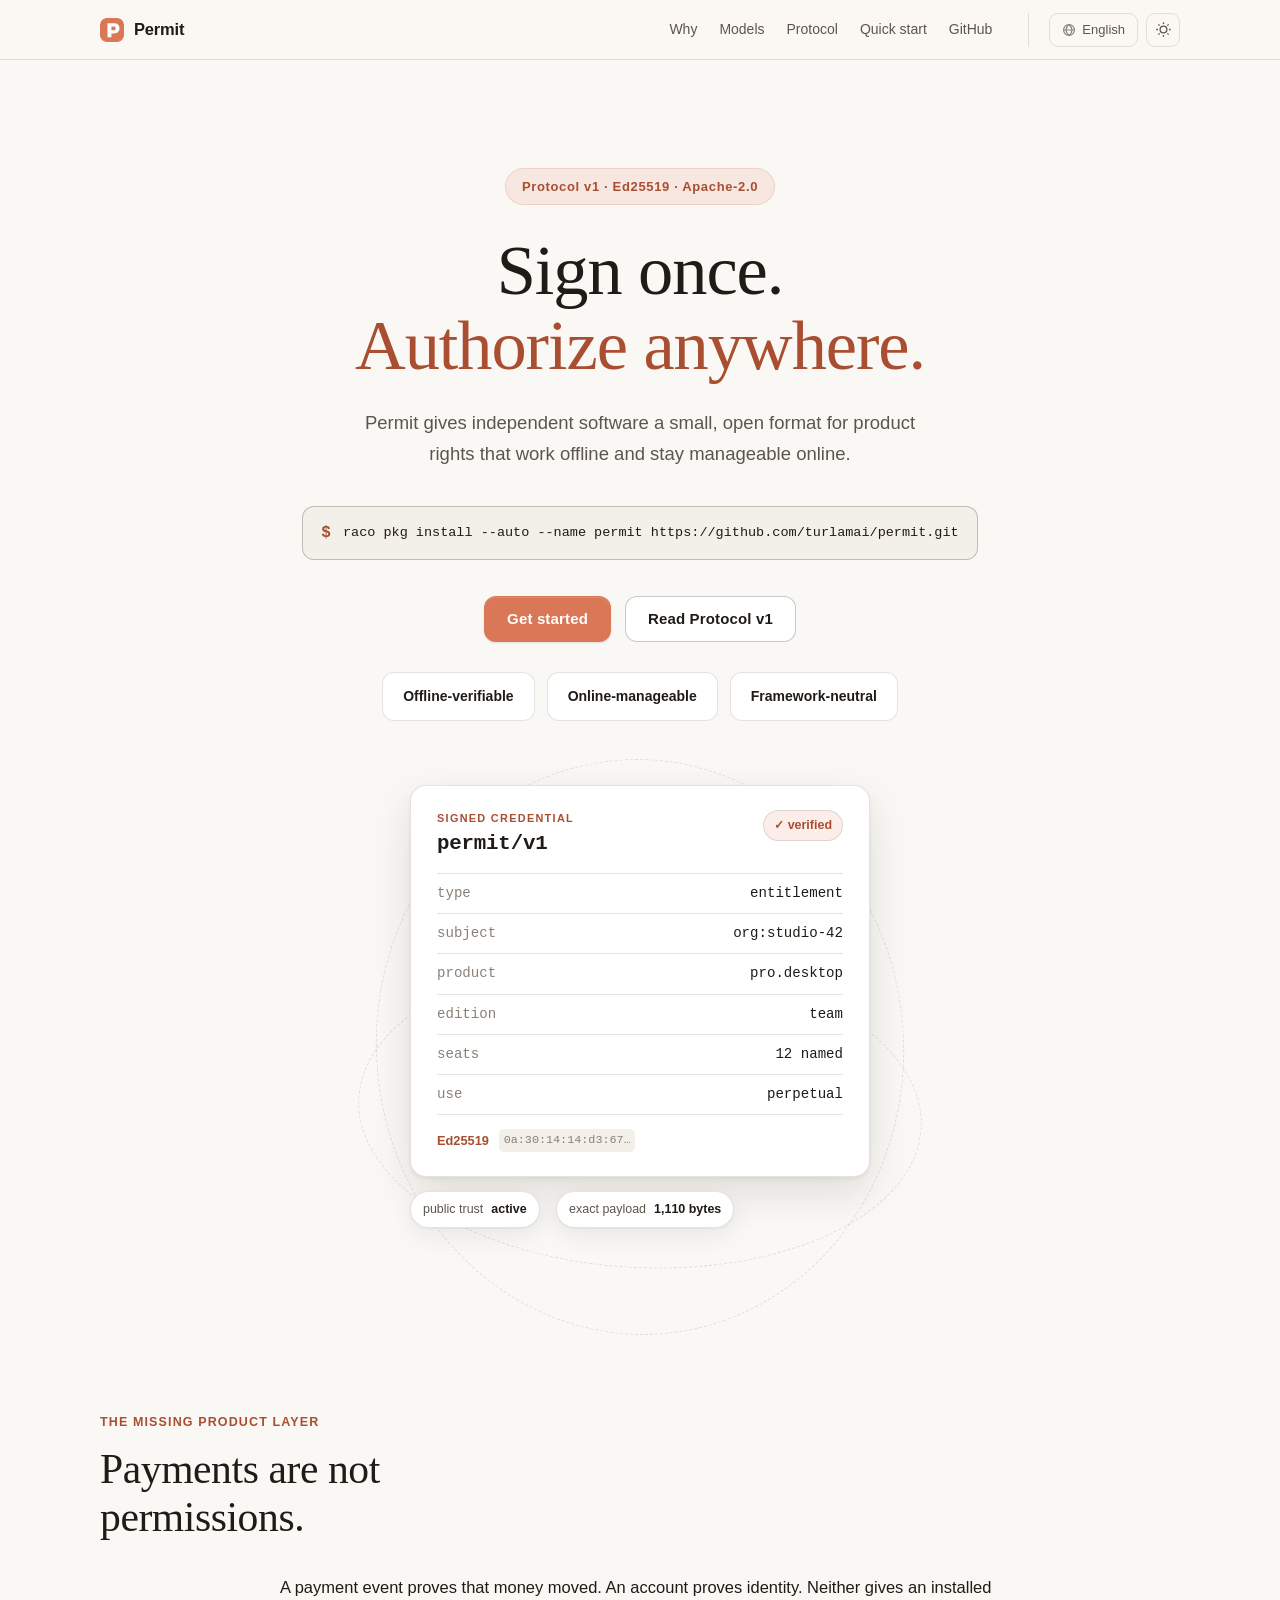
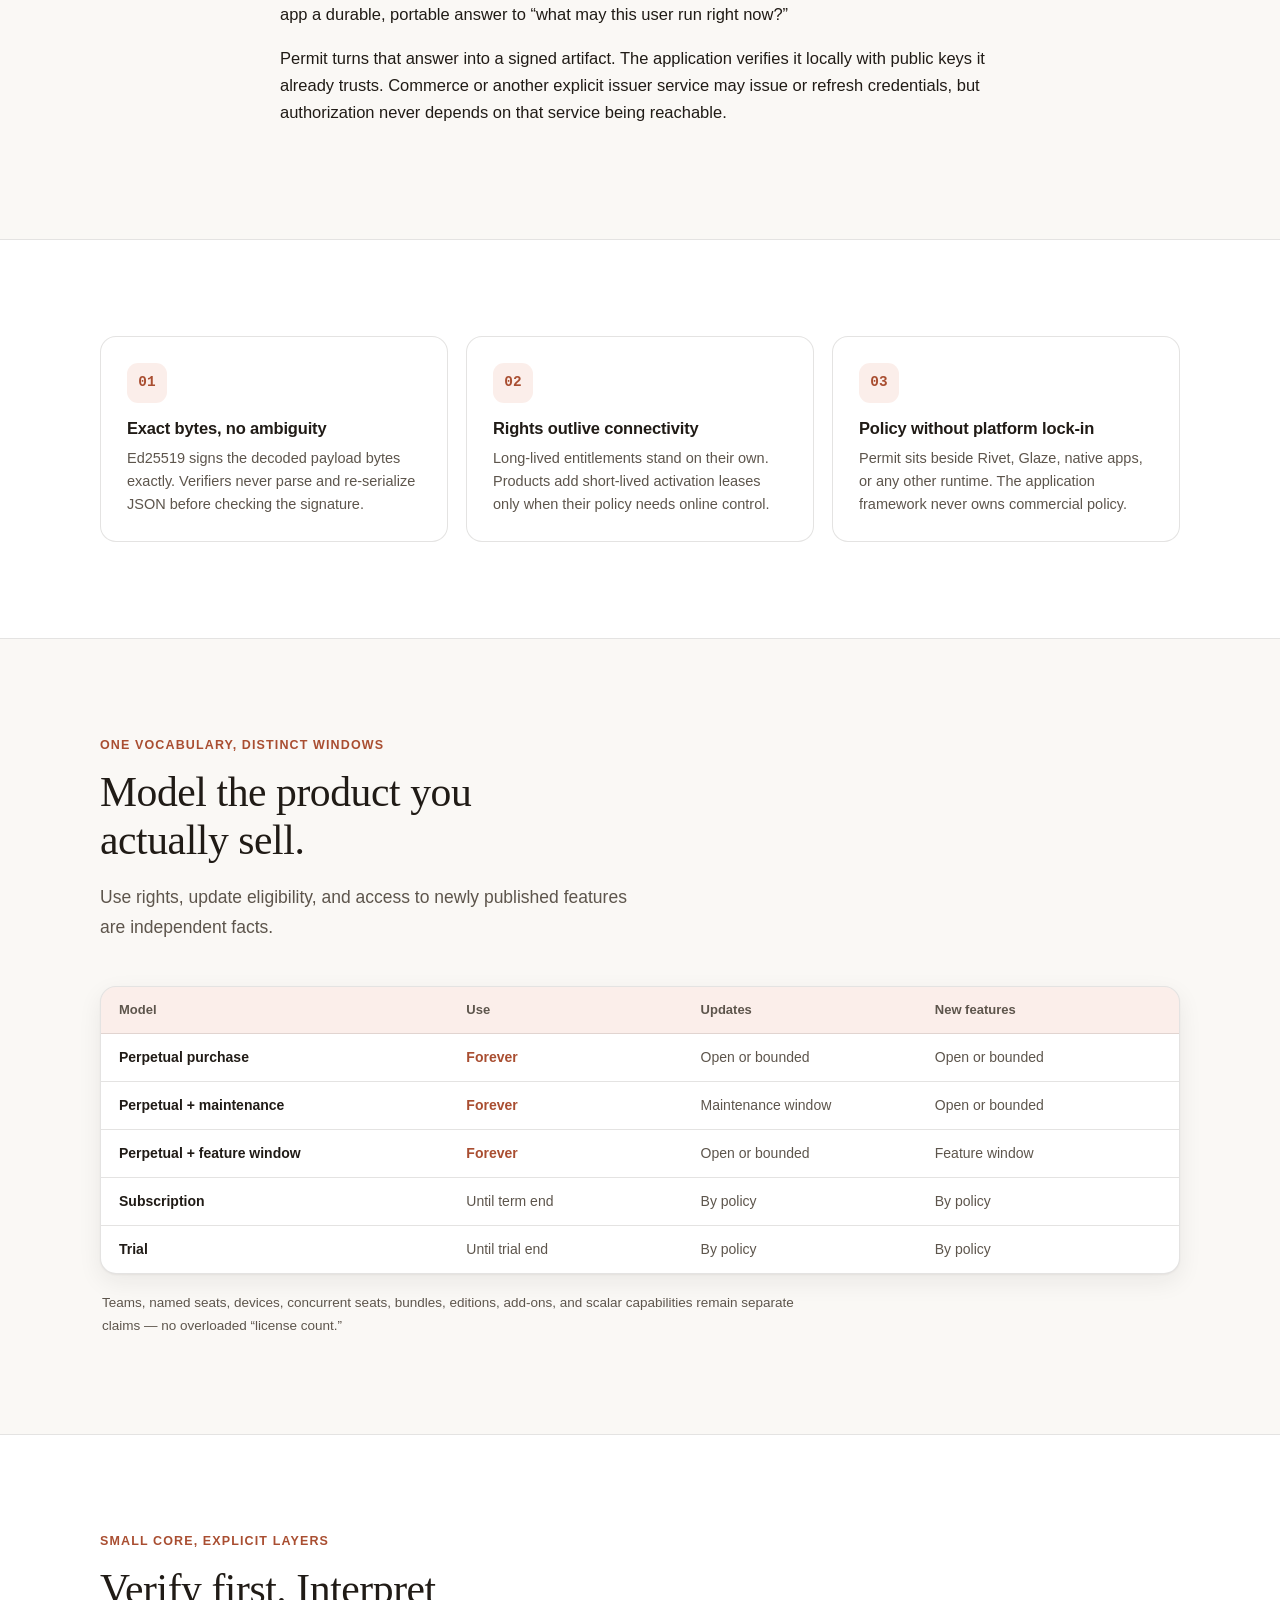
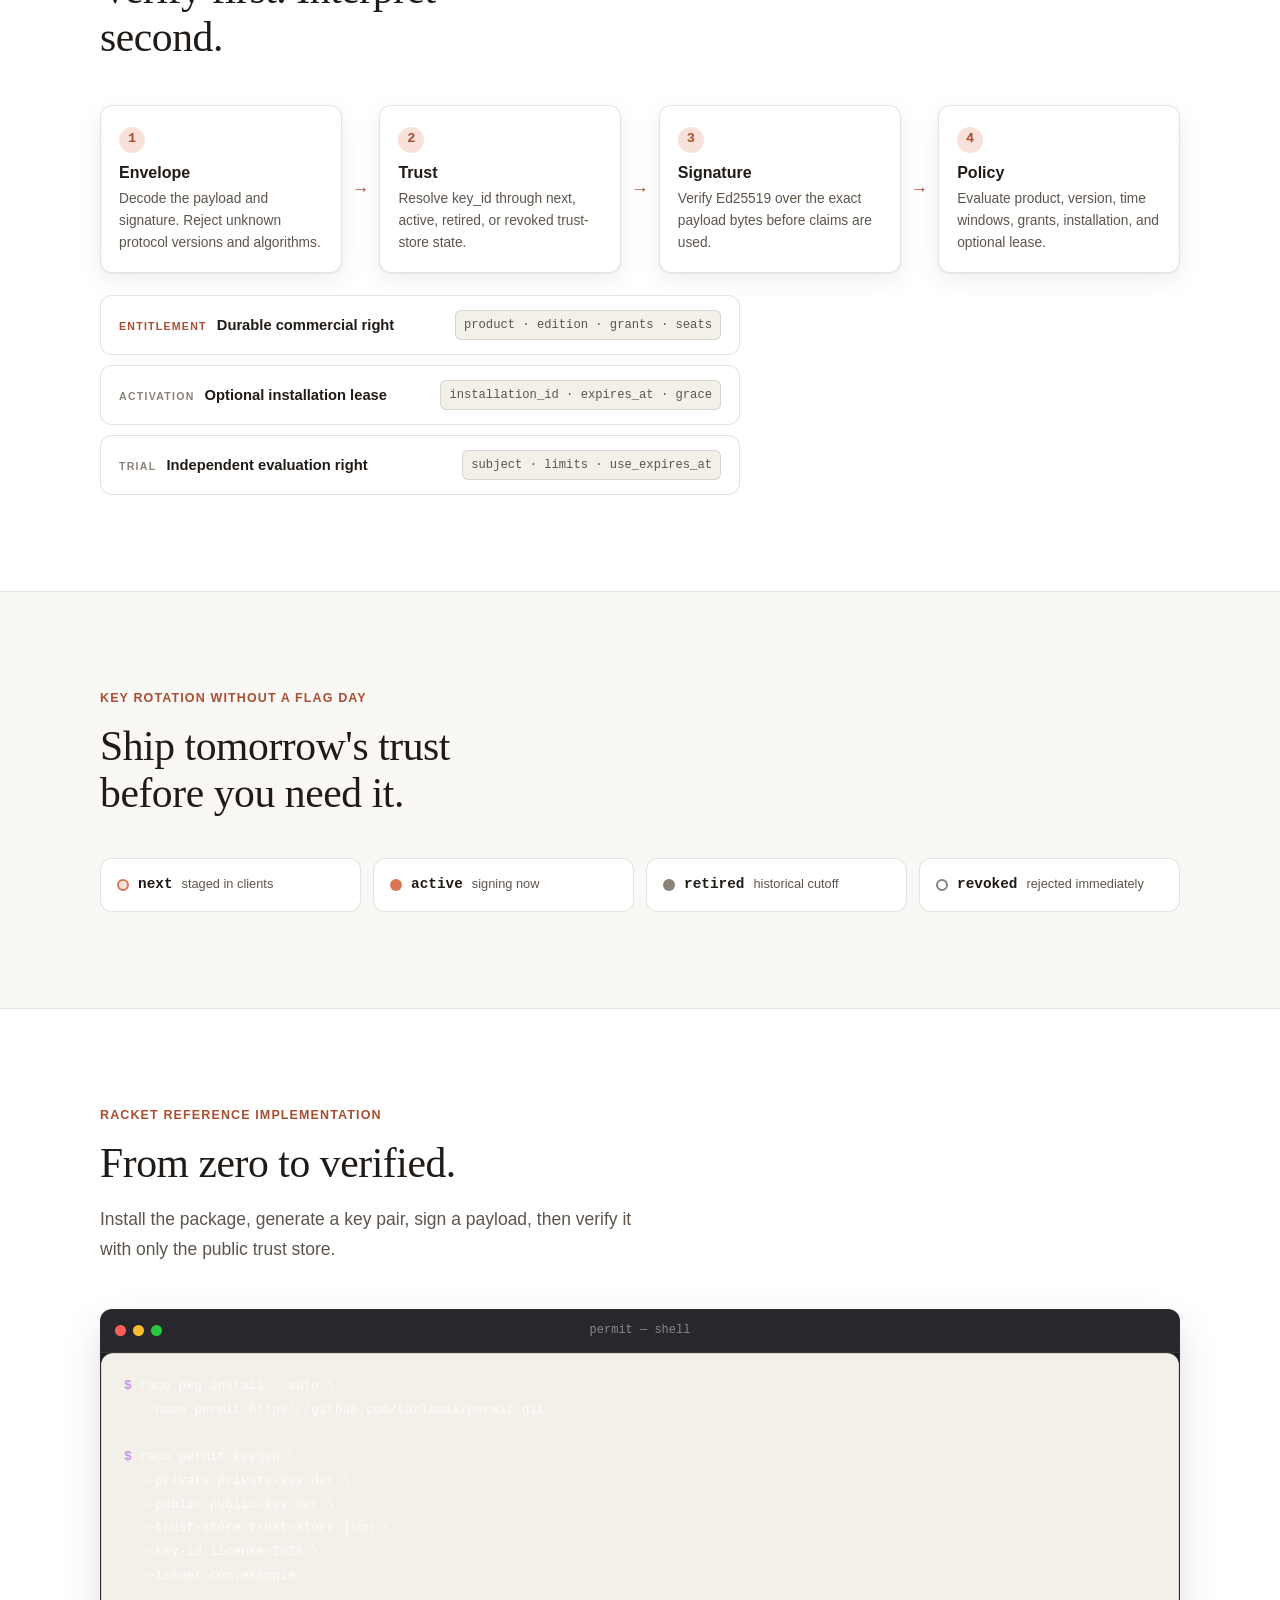
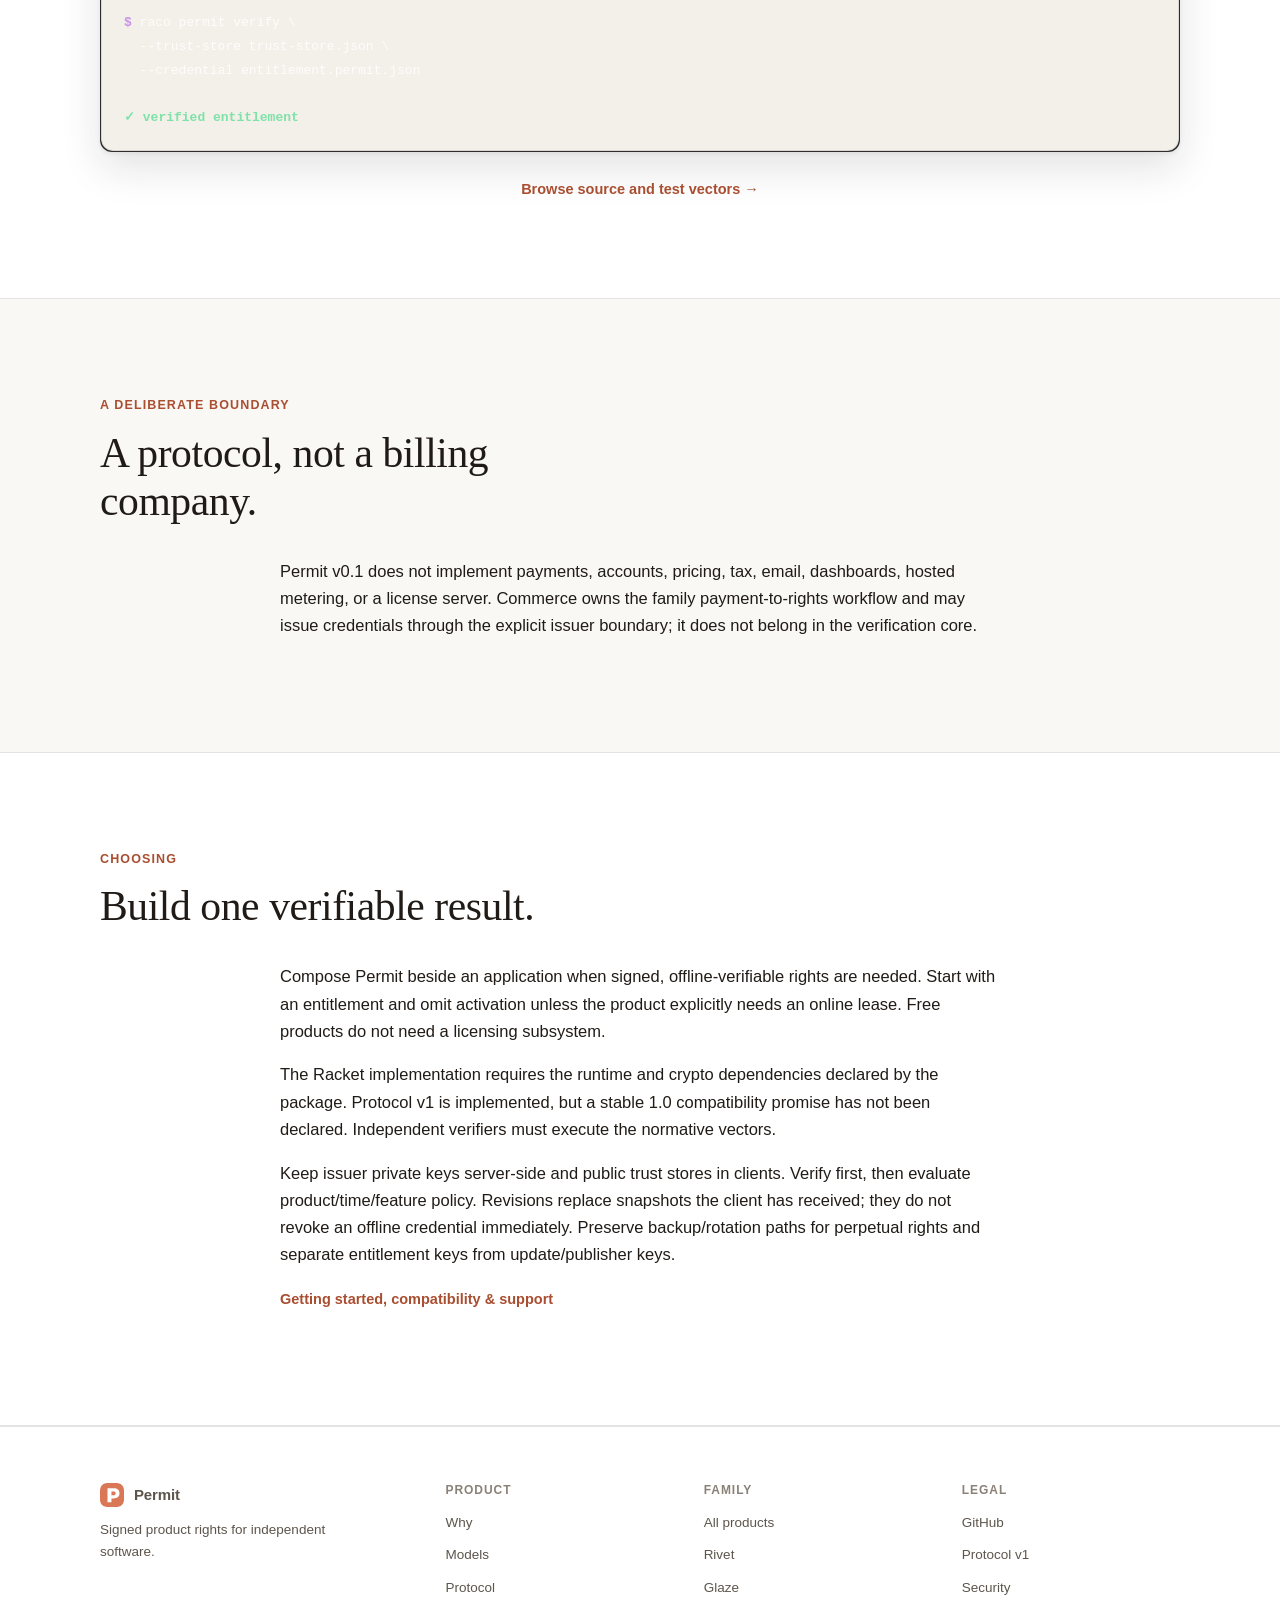
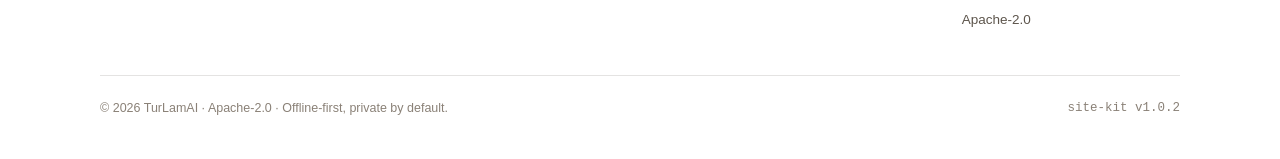
<file: site/index.html>
<!DOCTYPE html>
<html lang="zh-CN" data-kit-id="permit" data-kit-lang-key="permit-lang">

<head>
    <meta charset="UTF-8">
    <meta name="viewport" content="width=device-width, initial-scale=1.0">
    <title>Permit — 签名的产品权益</title>
    <meta name="description" content="离线可验证、在线可管理的签名产品权益。开放协议与 Racket 参考实现。">
    <link rel="canonical" href="https://permit.jrtx.site/">
    <meta name="theme-color" content="#D97757">
    <meta property="og:type" content="website">
    <meta property="og:site_name" content="Permit">
    <meta property="og:title" content="Permit — Signed product rights">
    <meta property="og:description" content="Offline-verifiable, online-manageable signed product entitlements. An open protocol and Racket reference implementation.">
    <meta property="og:url" content="https://permit.jrtx.site/">
    <meta name="twitter:card" content="summary">
    <meta name="twitter:title" content="Permit — Signed product rights">
    <meta name="twitter:description" content="Offline-verifiable, online-manageable signed product entitlements. An open protocol and Racket reference implementation.">

    <!-- Theme + language pre-paint: apply before first paint, no flash.
         Storage keys carry forward from the previous permit homepage. -->
    <script>
        (function () {
            var t;
            try { t = localStorage.getItem('permit-theme'); } catch (e) {}
            if (t !== 'dark' && t !== 'light') {
                t = window.matchMedia && matchMedia('(prefers-color-scheme: dark)').matches ? 'dark' : 'light';
            }
            document.documentElement.dataset.theme = t;
            var l;
            try { l = localStorage.getItem('permit-lang'); } catch (e) {}
            if (l !== 'zh' && l !== 'en') {
                l = (navigator.language || 'zh').toLowerCase().indexOf('zh') === 0 ? 'zh' : 'en';
            }
            document.documentElement.lang = l === 'zh' ? 'zh-CN' : 'en';
        })();
    </script>

    <link rel="icon" href="favicon.svg" type="image/svg+xml">
    <link rel="stylesheet" href="family.css">
    <link rel="stylesheet" href="site.css">
    <link rel="preload" href="fonts/newsreader-latin-var.woff2" as="font" type="font/woff2" crossorigin>
    <link rel="preload" href="fonts/inter-latin-var.woff2" as="font" type="font/woff2" crossorigin>
    <script src="family.js" defer></script>
</head>

<body>
    <header class="kit-nav">
        <div class="kit-container kit-nav-inner">
            <a class="kit-brand" href="#top">
                <svg class="kit-brand-mark" viewBox="0 0 64 64" aria-hidden="true"><rect width="64" height="64" rx="18" fill="#D97757"/><path fill="#FFFFFF" d="M20 14h17c9.4 0 15 5.2 15 13.6 0 8.6-5.8 13.9-15.3 13.9h-6.2V51H20V14Zm10.5 8.8v10h5.3c3.9 0 5.9-1.7 5.9-5s-2-5-5.9-5h-5.3Z"/></svg>
                <span>Permit</span>
            </a>
            <nav class="kit-nav-links">
                <a href="#why" data-i18n="nav.why">为什么</a>
                <a href="#models" data-i18n="nav.models">产品模型</a>
                <a href="#protocol" data-i18n="nav.protocol">协议</a>
                <a href="#start" data-i18n="nav.start">快速开始</a>
                <a href="https://github.com/turlamai/permit" data-i18n="nav.github">GitHub</a>
            </nav>
            <div class="kit-nav-actions">
                <div class="kit-lang">
                    <button class="kit-lang-btn" type="button" aria-haspopup="true" aria-expanded="false">
                        <svg viewBox="0 0 16 16" fill="none" stroke="currentColor" stroke-width="1.4" aria-hidden="true"><circle cx="8" cy="8" r="6.2"/><path d="M1.8 8h12.4M8 1.8c-4.6 4-4.6 8.4 0 12.4 4.6-4 4.6-8.4 0-12.4z"/></svg>
                        <span class="kit-lang-current">简体中文</span>
                    </button>
                    <ul class="kit-lang-menu">
                        <li><button type="button" data-kit-lang="zh">简体中文</button></li>
                        <li><button type="button" data-kit-lang="en">English</button></li>
                    </ul>
                </div>
                <button class="kit-icon-btn kit-theme-toggle" type="button" aria-pressed="false" aria-label="Theme">
                    <svg class="kit-icon-sun" viewBox="0 0 20 20" fill="none" stroke="currentColor" stroke-width="1.5" aria-hidden="true"><circle cx="10" cy="10" r="4"/><path d="M10 1.5v2M10 16.5v2M1.5 10h2M16.5 10h2M4 4l1.4 1.4M14.6 14.6L16 16M16 4l-1.4 1.4M5.4 14.6L4 16"/></svg>
                    <svg class="kit-icon-moon" viewBox="0 0 20 20" fill="none" stroke="currentColor" stroke-width="1.5" aria-hidden="true"><path d="M16.5 12.2A7 7 0 0 1 7.8 3.5a7 7 0 1 0 8.7 8.7z"/></svg>
                </button>
            </div>
        </div>
    </header>

    <main id="top">
        <!-- Hero -->
        <section class="kit-hero">
            <div class="kit-container">
                <span class="kit-eyebrow" data-i18n="hero.eyebrow">Protocol v1 · Ed25519 · Apache-2.0</span>
                <h1><span data-i18n="hero.h1">签一次，</span> <span class="kit-accent-word" data-i18n="hero.h1-accent">到处都能验。</span></h1>
                <p class="kit-lead" data-i18n="hero.lede">Permit 给独立软件一套小而开放的产品权益格式：离线可验证，需要时也能在线管理。</p>
                <div class="kit-btn-row">
                    <div class="kit-install" role="group" aria-label="Install command">
                        <span class="kit-install-prompt" aria-hidden="true">$</span>
                        <code>raco pkg install --auto --name permit https://github.com/turlamai/permit.git</code>
                    </div>
                </div>
                <div class="kit-btn-row">
                    <a class="kit-btn kit-btn--primary" href="#start" data-i18n="hero.start">快速开始</a>
                    <a class="kit-btn kit-btn--secondary" href="https://github.com/turlamai/permit/blob/main/docs/protocol-v1.md" data-i18n="hero.spec">阅读 Protocol v1</a>
                </div>
                <div class="kit-platforms hero-proof" aria-label="Core properties">
                    <span class="kit-platform-chip" data-i18n="proof.offline">离线可验证</span>
                    <span class="kit-platform-chip" data-i18n="proof.online">在线可管理</span>
                    <span class="kit-platform-chip" data-i18n="proof.framework">与框架无关</span>
                </div>

                <!-- Signed credential showpiece -->
                <div class="credential-stage" aria-label="Signed Permit credential">
                    <div class="orbit orbit-one" aria-hidden="true"></div>
                    <div class="orbit orbit-two" aria-hidden="true"></div>
                    <article class="credential-card">
                        <div class="credential-head">
                            <div>
                                <span class="micro" data-i18n="credential.label">签名凭证</span>
                                <h2>permit/v1</h2>
                            </div>
                            <span class="verified"><span>✓</span> <span data-i18n="credential.verified">已验证</span></span>
                        </div>
                        <dl>
                            <div><dt>type</dt><dd>entitlement</dd></div>
                            <div><dt>subject</dt><dd>org:studio-42</dd></div>
                            <div><dt>product</dt><dd>pro.desktop</dd></div>
                            <div><dt>edition</dt><dd>team</dd></div>
                            <div><dt>seats</dt><dd>12 named</dd></div>
                            <div><dt>use</dt><dd>perpetual</dd></div>
                        </dl>
                        <div class="signature">
                            <span>Ed25519</span>
                            <code>0a:30:14:14:d3:67…</code>
                        </div>
                    </article>
                    <div class="key-tag key-public"><span data-i18n="credential.public">公开信任</span><b>active</b></div>
                    <div class="key-tag key-payload"><span data-i18n="credential.payload">精确 payload</span><b>1,110 bytes</b></div>
                </div>
            </div>
        </section>

        <!-- Why -->
        <section id="why" class="kit-section">
            <div class="kit-container">
                <span class="kit-kicker" data-i18n="why.eyebrow">缺失的产品层</span>
                <h2 class="kit-h2" data-i18n="why.title">付款，不等于权限。</h2>
                <div class="kit-prose why-prose">
                    <p data-i18n="why.p1">支付事件只能证明钱已到账，账号只能证明用户身份。它们都不能给已安装的应用一个长期、可携带的答案：“这个用户现在可以运行什么？”</p>
                    <p data-i18n="why.p2">Permit 把答案变成签名制品。应用用已经信任的公钥在本地验证；Commerce 或其他明确的签发服务可以签发或刷新凭证，但授权判断不依赖服务此刻是否在线。</p>
                </div>
            </div>
        </section>

        <!-- Principles -->
        <section class="kit-section kit-section--alt" id="principles" aria-label="Permit principles">
            <div class="kit-container">
                <div class="kit-grid kit-grid--3">
                    <div class="kit-card">
                        <span class="kit-card-icon principle-index">01</span>
                        <h3 data-i18n="principle.one.title">精确字节，没有歧义</h3>
                        <p data-i18n="principle.one.body">Ed25519 对解码后的 payload 字节做精确签名。验证端绝不先解析 JSON、重新序列化，再验签。</p>
                    </div>
                    <div class="kit-card">
                        <span class="kit-card-icon principle-index">02</span>
                        <h3 data-i18n="principle.two.title">权益不随网络消失</h3>
                        <p data-i18n="principle.two.body">长期 entitlement 可以独立成立；只有当产品策略需要在线控制时，才叠加短期 activation lease。</p>
                    </div>
                    <div class="kit-card">
                        <span class="kit-card-icon principle-index">03</span>
                        <h3 data-i18n="principle.three.title">商业策略不锁进平台</h3>
                        <p data-i18n="principle.three.body">Permit 可以与 Rivet、Glaze、原生应用或其他运行时并列使用；应用框架不拥有商业授权策略。</p>
                    </div>
                </div>
            </div>
        </section>

        <!-- Models -->
        <section id="models" class="kit-section">
            <div class="kit-container">
                <span class="kit-kicker" data-i18n="models.eyebrow">一套词汇，三种独立时间窗</span>
                <h2 class="kit-h2" data-i18n="models.title">表达你真正售卖的产品。</h2>
                <p class="kit-lead" data-i18n="models.lede">使用权、更新资格和新发布功能的访问权，是三件互相独立的事实。</p>
                <div class="model-table" role="table" aria-label="Supported commercial models">
                    <div class="model-row model-header" role="row">
                        <span role="columnheader" data-i18n="models.model">模型</span>
                        <span role="columnheader" data-i18n="models.use">使用</span>
                        <span role="columnheader" data-i18n="models.updates">更新</span>
                        <span role="columnheader" data-i18n="models.features">新功能</span>
                    </div>
                    <div class="model-row" role="row">
                        <strong role="cell" data-i18n="models.perpetual">永久买断</strong>
                        <span role="cell" class="forever" data-i18n="models.forever">永久</span>
                        <span role="cell" data-i18n="models.open">不限或限定</span>
                        <span role="cell" data-i18n="models.open">不限或限定</span>
                    </div>
                    <div class="model-row" role="row">
                        <strong role="cell" data-i18n="models.maintenanceModel">永久使用 + 更新维护期</strong>
                        <span role="cell" class="forever" data-i18n="models.forever">永久</span>
                        <span role="cell" data-i18n="models.maintenance">维护期</span>
                        <span role="cell" data-i18n="models.open">不限或限定</span>
                    </div>
                    <div class="model-row" role="row">
                        <strong role="cell" data-i18n="models.featureModel">永久使用 + 新功能窗口</strong>
                        <span role="cell" class="forever" data-i18n="models.forever">永久</span>
                        <span role="cell" data-i18n="models.open">不限或限定</span>
                        <span role="cell" data-i18n="models.featureWindow">新功能窗口</span>
                    </div>
                    <div class="model-row" role="row">
                        <strong role="cell" data-i18n="models.subscription">订阅</strong>
                        <span role="cell" data-i18n="models.untilEnd">到订阅结束</span>
                        <span role="cell" data-i18n="models.policy">按策略</span>
                        <span role="cell" data-i18n="models.policy">按策略</span>
                    </div>
                    <div class="model-row" role="row">
                        <strong role="cell" data-i18n="models.trial">试用</strong>
                        <span role="cell" data-i18n="models.untilTrial">到试用结束</span>
                        <span role="cell" data-i18n="models.policy">按策略</span>
                        <span role="cell" data-i18n="models.policy">按策略</span>
                    </div>
                </div>
                <p class="model-note" data-i18n="models.note">团队、实名席位、设备、并发席位、套餐、版本、附加项和标量能力分别表达——没有含义过载的“许可证数量”。</p>
            </div>
        </section>

        <!-- Protocol -->
        <section id="protocol" class="kit-section kit-section--alt">
            <div class="kit-container">
                <span class="kit-kicker" data-i18n="protocol.eyebrow">核心很小，层级明确</span>
                <h2 class="kit-h2" data-i18n="protocol.title">先验证，再解释。</h2>
                <div class="protocol-flow">
                    <article>
                        <span class="step-number">1</span>
                        <h3 data-i18n="protocol.one.title">信封</h3>
                        <p data-i18n="protocol.one.body">解码 payload 和签名；拒绝未知协议版本和算法。</p>
                    </article>
                    <span class="flow-arrow" aria-hidden="true">→</span>
                    <article>
                        <span class="step-number">2</span>
                        <h3 data-i18n="protocol.two.title">信任</h3>
                        <p data-i18n="protocol.two.body">通过 key_id 解析 next、active、retired 或 revoked 状态。</p>
                    </article>
                    <span class="flow-arrow" aria-hidden="true">→</span>
                    <article>
                        <span class="step-number">3</span>
                        <h3 data-i18n="protocol.three.title">签名</h3>
                        <p data-i18n="protocol.three.body">在使用任何声明之前，对精确 payload 字节完成 Ed25519 验证。</p>
                    </article>
                    <span class="flow-arrow" aria-hidden="true">→</span>
                    <article>
                        <span class="step-number">4</span>
                        <h3 data-i18n="protocol.four.title">策略</h3>
                        <p data-i18n="protocol.four.body">判断产品、版本、时间窗、授权项、安装实例和可选租约。</p>
                    </article>
                </div>
                <div class="layer-stack">
                    <div class="layer entitlement">
                        <div><span>ENTITLEMENT</span><strong data-i18n="layers.entitlement">长期商业权益</strong></div>
                        <code>product · edition · grants · seats</code>
                    </div>
                    <div class="layer activation">
                        <div><span>ACTIVATION</span><strong data-i18n="layers.activation">可选的安装租约</strong></div>
                        <code>installation_id · expires_at · grace</code>
                    </div>
                    <div class="layer trial">
                        <div><span>TRIAL</span><strong data-i18n="layers.trial">独立的试用权益</strong></div>
                        <code>subject · limits · use_expires_at</code>
                    </div>
                </div>
            </div>
        </section>

        <!-- Key rotation -->
        <section class="kit-section" id="rotation">
            <div class="kit-container">
                <span class="kit-kicker" data-i18n="rotation.eyebrow">无需停机切换的密钥轮换</span>
                <h2 class="kit-h2" data-i18n="rotation.title">在需要之前，先把明天的信任发出去。</h2>
                <div class="key-timeline" aria-label="Trust store key states">
                    <div><span class="key-dot next" aria-hidden="true"></span><b>next</b><small data-i18n="rotation.next">已预置到客户端</small></div>
                    <div><span class="key-dot active" aria-hidden="true"></span><b>active</b><small data-i18n="rotation.active">当前签发</small></div>
                    <div><span class="key-dot retired" aria-hidden="true"></span><b>retired</b><small data-i18n="rotation.retired">保留历史截止线</small></div>
                    <div><span class="key-dot revoked" aria-hidden="true"></span><b>revoked</b><small data-i18n="rotation.revoked">立即拒绝</small></div>
                </div>
            </div>
        </section>

        <!-- Quick start -->
        <section id="start" class="kit-section kit-section--alt">
            <div class="kit-container">
                <span class="kit-kicker" data-i18n="start.eyebrow">RACKET 参考实现</span>
                <h2 class="kit-h2" data-i18n="start.title">从零到验证通过。</h2>
                <p class="kit-lead" data-i18n="start.lede">安装包、生成密钥对、签一个 payload，再只用公开信任库完成验证。</p>
                <div class="terminal" aria-label="Permit command line example">
                    <div class="terminal-bar"><i aria-hidden="true"></i><i aria-hidden="true"></i><i aria-hidden="true"></i><span>permit — shell</span></div>
                    <pre><code><span class="prompt">$</span> raco pkg install --auto \
  --name permit https://github.com/turlamai/permit.git

<span class="prompt">$</span> raco permit keygen \
  --private private-key.der \
  --public public-key.der \
  --trust-store trust-store.json \
  --key-id license-2026 \
  --issuer com.example

<span class="prompt">$</span> raco permit verify \
  --trust-store trust-store.json \
  --credential entitlement.permit.json

<span class="ok">✓ verified entitlement</span></code></pre>
                </div>
                <p class="start-source"><a class="text-link" href="https://github.com/turlamai/permit" data-i18n="start.source">查看源码与测试向量 →</a></p>
            </div>
        </section>

        <!-- Boundary -->
        <section class="kit-section" id="boundary">
            <div class="kit-container">
                <span class="kit-kicker" data-i18n="boundary.eyebrow">有意保留的边界</span>
                <h2 class="kit-h2" data-i18n="boundary.title">它是协议，不是账单公司。</h2>
                <div class="kit-prose boundary-prose">
                    <p data-i18n="boundary.body">Permit v0.1 不实现支付、账号、定价、税务、邮件、管理后台、托管计量或许可证服务器。家族内从支付到权益的流程由 Commerce 负责，并通过显式 issuer 边界签发凭证；它不进入验证核心。</p>
                </div>
            </div>
        </section>

        <!-- Adoption -->
        <section class="kit-section kit-section--alt" id="adoption">
            <div class="kit-container">
                <span class="kit-kicker" data-i18n="adoption.kicker">选型判断</span>
                <h2 class="kit-h2" data-i18n="adoption.title">先完成一个可验证的结果。</h2>
                <div class="kit-prose adoption-prose">
                    <p data-i18n="adoption.p1">需要签名且可离线验证的权益时，在应用旁组合 Permit。从 entitlement 开始；只有产品明确需要在线租约时才增加 activation。免费产品不需要授权子系统。</p>
                    <p data-i18n="adoption.p2">Racket 实现需要包声明的运行时与加密依赖。Protocol v1 已实现，但尚未宣布稳定 1.0 兼容承诺。独立验证器必须执行权威测试向量。</p>
                    <p data-i18n="adoption.p3">签发私钥留在签发端，客户端仅持公钥信任库。先验签，再判断产品、时间和功能政策。revision 替换客户端已收到的快照，不会立即撤销离线凭据。为永久权益保留备份和轮换路径，权益密钥与更新、发行者密钥分离。</p>
                    <p class="start-links"><a href="https://github.com/turlamai/permit/blob/main/docs/USING.md" data-zh-href="https://github.com/turlamai/permit/blob/main/docs/USING.zh-CN.md" data-en-href="https://github.com/turlamai/permit/blob/main/docs/USING.md" data-i18n="adoption.link">入门、兼容与支持</a></p>
                </div>
            </div>
        </section>
    </main>

    <footer class="kit-footer">
        <div class="kit-container">
            <div class="kit-footer-grid">
                <div>
                    <a class="kit-brand" href="#top">
                        <svg class="kit-brand-mark" viewBox="0 0 64 64" aria-hidden="true"><rect width="64" height="64" rx="18" fill="#D97757"/><path fill="#FFFFFF" d="M20 14h17c9.4 0 15 5.2 15 13.6 0 8.6-5.8 13.9-15.3 13.9h-6.2V51H20V14Zm10.5 8.8v10h5.3c3.9 0 5.9-1.7 5.9-5s-2-5-5.9-5h-5.3Z"/></svg>
                        <span>Permit</span>
                    </a>
                    <p class="kit-footer-tagline" data-i18n="footer.tagline">给独立软件的签名产品权益。</p>
                </div>
                <div>
                    <h4 data-i18n="footer.product">产品</h4>
                    <ul>
                        <li><a href="#why" data-i18n="nav.why">为什么</a></li>
                        <li><a href="#models" data-i18n="nav.models">产品模型</a></li>
                        <li><a href="#protocol" data-i18n="nav.protocol">协议</a></li>
                    </ul>
                </div>
                <div>
                    <h4 data-i18n="footer.family">家族</h4>
                    <ul>
                        <li><a href="https://jrtx.site/" data-i18n="footer.portal">全部产品</a></li>
                        <li><a href="https://rivet.jrtx.site/">Rivet</a></li>
                        <li><a href="https://glaze.jrtx.site/">Glaze</a></li>
                    </ul>
                </div>
                <div>
                    <h4 data-i18n="footer.legal">条款</h4>
                    <ul>
                        <li><a href="https://github.com/turlamai/permit">GitHub</a></li>
                        <li><a href="https://github.com/turlamai/permit/blob/main/docs/protocol-v1.md">Protocol v1</a></li>
                        <li><a href="https://github.com/turlamai/permit/blob/main/SECURITY.md">Security</a></li>
                        <li><a href="https://github.com/turlamai/permit/blob/main/LICENSE">Apache-2.0</a></li>
                    </ul>
                </div>
            </div>
            <div class="kit-footer-bottom">
                <span data-i18n="footer.copyright">© 2026 TurLamAI · Apache-2.0 · 离线优先，隐私默认。</span>
                <span class="kit-mono">site-kit v1.0.2</span>
            </div>
        </div>
    </footer>

    <!-- Dictionaries: zh canonical, en complete. -->
    <script type="application/json" id="kit-i18n">
    {
        "__meta__": {
            "zh": { "title": "Permit — 签名的产品权益", "description": "离线可验证、在线可管理的签名产品权益。开放协议与 Racket 参考实现。" },
            "en": { "title": "Permit — Signed product rights", "description": "Offline-verifiable, online-manageable signed product entitlements. An open protocol and Racket reference implementation." }
        },
        "zh": {
            "nav.why": "为什么", "nav.models": "产品模型", "nav.protocol": "协议", "nav.start": "快速开始", "nav.github": "GitHub",
            "hero.eyebrow": "Protocol v1 · Ed25519 · Apache-2.0",
            "hero.h1": "签一次，", "hero.h1-accent": "到处都能验。",
            "hero.lede": "Permit 给独立软件一套小而开放的产品权益格式：离线可验证，需要时也能在线管理。",
            "hero.start": "快速开始", "hero.spec": "阅读 Protocol v1",
            "proof.offline": "离线可验证", "proof.online": "在线可管理", "proof.framework": "与框架无关",
            "credential.label": "签名凭证", "credential.verified": "已验证", "credential.public": "公开信任", "credential.payload": "精确 payload",
            "why.eyebrow": "缺失的产品层", "why.title": "付款，不等于权限。",
            "why.p1": "支付事件只能证明钱已到账，账号只能证明用户身份。它们都不能给已安装的应用一个长期、可携带的答案：“这个用户现在可以运行什么？”",
            "why.p2": "Permit 把答案变成签名制品。应用用已经信任的公钥在本地验证；Commerce 或其他明确的签发服务可以签发或刷新凭证，但授权判断不依赖服务此刻是否在线。",
            "principle.one.title": "精确字节，没有歧义",
            "principle.one.body": "Ed25519 对解码后的 payload 字节做精确签名。验证端绝不先解析 JSON、重新序列化，再验签。",
            "principle.two.title": "权益不随网络消失",
            "principle.two.body": "长期 entitlement 可以独立成立；只有当产品策略需要在线控制时，才叠加短期 activation lease。",
            "principle.three.title": "商业策略不锁进平台",
            "principle.three.body": "Permit 可以与 Rivet、Glaze、原生应用或其他运行时并列使用；应用框架不拥有商业授权策略。",
            "models.eyebrow": "一套词汇，三种独立时间窗", "models.title": "表达你真正售卖的产品。",
            "models.lede": "使用权、更新资格和新发布功能的访问权，是三件互相独立的事实。",
            "models.model": "模型", "models.use": "使用", "models.updates": "更新", "models.features": "新功能",
            "models.perpetual": "永久买断", "models.forever": "永久", "models.open": "不限或限定",
            "models.maintenanceModel": "永久使用 + 更新维护期", "models.featureModel": "永久使用 + 新功能窗口",
            "models.maintenance": "维护期", "models.featureWindow": "新功能窗口",
            "models.subscription": "订阅", "models.untilEnd": "到订阅结束", "models.policy": "按策略",
            "models.trial": "试用", "models.untilTrial": "到试用结束",
            "models.note": "团队、实名席位、设备、并发席位、套餐、版本、附加项和标量能力分别表达——没有含义过载的“许可证数量”。",
            "protocol.eyebrow": "核心很小，层级明确", "protocol.title": "先验证，再解释。",
            "protocol.one.title": "信封", "protocol.one.body": "解码 payload 和签名；拒绝未知协议版本和算法。",
            "protocol.two.title": "信任", "protocol.two.body": "通过 key_id 解析 next、active、retired 或 revoked 状态。",
            "protocol.three.title": "签名", "protocol.three.body": "在使用任何声明之前，对精确 payload 字节完成 Ed25519 验证。",
            "protocol.four.title": "策略", "protocol.four.body": "判断产品、版本、时间窗、授权项、安装实例和可选租约。",
            "layers.entitlement": "长期商业权益", "layers.activation": "可选的安装租约", "layers.trial": "独立的试用权益",
            "rotation.eyebrow": "无需停机切换的密钥轮换", "rotation.title": "在需要之前，先把明天的信任发出去。",
            "rotation.next": "已预置到客户端", "rotation.active": "当前签发", "rotation.retired": "保留历史截止线", "rotation.revoked": "立即拒绝",
            "start.eyebrow": "RACKET 参考实现", "start.title": "从零到验证通过。",
            "start.lede": "安装包、生成密钥对、签一个 payload，再只用公开信任库完成验证。",
            "start.source": "查看源码与测试向量 →",
            "boundary.eyebrow": "有意保留的边界", "boundary.title": "它是协议，不是账单公司。",
            "boundary.body": "Permit v0.1 不实现支付、账号、定价、税务、邮件、管理后台、托管计量或许可证服务器。家族内从支付到权益的流程由 Commerce 负责，并通过显式 issuer 边界签发凭证；它不进入验证核心。",
            "adoption.kicker": "选型判断", "adoption.title": "先完成一个可验证的结果。",
            "adoption.p1": "需要签名且可离线验证的权益时，在应用旁组合 Permit。从 entitlement 开始；只有产品明确需要在线租约时才增加 activation。免费产品不需要授权子系统。",
            "adoption.p2": "Racket 实现需要包声明的运行时与加密依赖。Protocol v1 已实现，但尚未宣布稳定 1.0 兼容承诺。独立验证器必须执行权威测试向量。",
            "adoption.p3": "签发私钥留在签发端，客户端仅持公钥信任库。先验签，再判断产品、时间和功能政策。revision 替换客户端已收到的快照，不会立即撤销离线凭据。为永久权益保留备份和轮换路径，权益密钥与更新、发行者密钥分离。",
            "adoption.link": "入门、兼容与支持",
            "footer.tagline": "给独立软件的签名产品权益。",
            "footer.product": "产品", "footer.family": "家族", "footer.legal": "条款", "footer.portal": "全部产品",
            "footer.copyright": "© 2026 TurLamAI · Apache-2.0 · 离线优先，隐私默认。"
        },
        "en": {
            "nav.why": "Why", "nav.models": "Models", "nav.protocol": "Protocol", "nav.start": "Quick start", "nav.github": "GitHub",
            "hero.eyebrow": "Protocol v1 · Ed25519 · Apache-2.0",
            "hero.h1": "Sign once.", "hero.h1-accent": "Authorize anywhere.",
            "hero.lede": "Permit gives independent software a small, open format for product rights that work offline and stay manageable online.",
            "hero.start": "Get started", "hero.spec": "Read Protocol v1",
            "proof.offline": "Offline-verifiable", "proof.online": "Online-manageable", "proof.framework": "Framework-neutral",
            "credential.label": "SIGNED CREDENTIAL", "credential.verified": "verified", "credential.public": "public trust", "credential.payload": "exact payload",
            "why.eyebrow": "THE MISSING PRODUCT LAYER", "why.title": "Payments are not permissions.",
            "why.p1": "A payment event proves that money moved. An account proves identity. Neither gives an installed app a durable, portable answer to \u201cwhat may this user run right now?\u201d",
            "why.p2": "Permit turns that answer into a signed artifact. The application verifies it locally with public keys it already trusts. Commerce or another explicit issuer service may issue or refresh credentials, but authorization never depends on that service being reachable.",
            "principle.one.title": "Exact bytes, no ambiguity",
            "principle.one.body": "Ed25519 signs the decoded payload bytes exactly. Verifiers never parse and re-serialize JSON before checking the signature.",
            "principle.two.title": "Rights outlive connectivity",
            "principle.two.body": "Long-lived entitlements stand on their own. Products add short-lived activation leases only when their policy needs online control.",
            "principle.three.title": "Policy without platform lock-in",
            "principle.three.body": "Permit sits beside Rivet, Glaze, native apps, or any other runtime. The application framework never owns commercial policy.",
            "models.eyebrow": "ONE VOCABULARY, DISTINCT WINDOWS", "models.title": "Model the product you actually sell.",
            "models.lede": "Use rights, update eligibility, and access to newly published features are independent facts.",
            "models.model": "Model", "models.use": "Use", "models.updates": "Updates", "models.features": "New features",
            "models.perpetual": "Perpetual purchase", "models.forever": "Forever", "models.open": "Open or bounded",
            "models.maintenanceModel": "Perpetual + maintenance", "models.featureModel": "Perpetual + feature window",
            "models.maintenance": "Maintenance window", "models.featureWindow": "Feature window",
            "models.subscription": "Subscription", "models.untilEnd": "Until term end", "models.policy": "By policy",
            "models.trial": "Trial", "models.untilTrial": "Until trial end",
            "models.note": "Teams, named seats, devices, concurrent seats, bundles, editions, add-ons, and scalar capabilities remain separate claims — no overloaded \u201clicense count.\u201d",
            "protocol.eyebrow": "SMALL CORE, EXPLICIT LAYERS", "protocol.title": "Verify first. Interpret second.",
            "protocol.one.title": "Envelope", "protocol.one.body": "Decode the payload and signature. Reject unknown protocol versions and algorithms.",
            "protocol.two.title": "Trust", "protocol.two.body": "Resolve key_id through next, active, retired, or revoked trust-store state.",
            "protocol.three.title": "Signature", "protocol.three.body": "Verify Ed25519 over the exact payload bytes before claims are used.",
            "protocol.four.title": "Policy", "protocol.four.body": "Evaluate product, version, time windows, grants, installation, and optional lease.",
            "layers.entitlement": "Durable commercial right", "layers.activation": "Optional installation lease", "layers.trial": "Independent evaluation right",
            "rotation.eyebrow": "KEY ROTATION WITHOUT A FLAG DAY", "rotation.title": "Ship tomorrow's trust before you need it.",
            "rotation.next": "staged in clients", "rotation.active": "signing now", "rotation.retired": "historical cutoff", "rotation.revoked": "rejected immediately",
            "start.eyebrow": "RACKET REFERENCE IMPLEMENTATION", "start.title": "From zero to verified.",
            "start.lede": "Install the package, generate a key pair, sign a payload, then verify it with only the public trust store.",
            "start.source": "Browse source and test vectors →",
            "boundary.eyebrow": "A DELIBERATE BOUNDARY", "boundary.title": "A protocol, not a billing company.",
            "boundary.body": "Permit v0.1 does not implement payments, accounts, pricing, tax, email, dashboards, hosted metering, or a license server. Commerce owns the family payment-to-rights workflow and may issue credentials through the explicit issuer boundary; it does not belong in the verification core.",
            "adoption.kicker": "Choosing", "adoption.title": "Build one verifiable result.",
            "adoption.p1": "Compose Permit beside an application when signed, offline-verifiable rights are needed. Start with an entitlement and omit activation unless the product explicitly needs an online lease. Free products do not need a licensing subsystem.",
            "adoption.p2": "The Racket implementation requires the runtime and crypto dependencies declared by the package. Protocol v1 is implemented, but a stable 1.0 compatibility promise has not been declared. Independent verifiers must execute the normative vectors.",
            "adoption.p3": "Keep issuer private keys server-side and public trust stores in clients. Verify first, then evaluate product/time/feature policy. Revisions replace snapshots the client has received; they do not revoke an offline credential immediately. Preserve backup/rotation paths for perpetual rights and separate entitlement keys from update/publisher keys.",
            "adoption.link": "Getting started, compatibility & support",
            "footer.tagline": "Signed product rights for independent software.",
            "footer.product": "Product", "footer.family": "Family", "footer.legal": "Legal", "footer.portal": "All products",
            "footer.copyright": "© 2026 TurLamAI · Apache-2.0 · Offline-first, private by default."
        }
    }
    </script>
</body>

</html>
</file>
<file: site/family.css>
/* site-kit v1.0.4 — generated from github.com/turlamai/site-kit; do not edit per-site. */
/* ============================================================
   site-kit family.css — jrtx.site family design system
   Single source of truth: github.com/turlamai/site-kit
   Version stamp is prepended by sync.sh; do not edit per-site.
   ============================================================ */

/* ---------- Tokens ---------- */
:root {
    /* Family accent: one terracotta for the whole family. */
    --kit-accent: #D97757;
    --kit-accent-hover: #C25F3D;
    --kit-accent-strong: #A94E31;
    --kit-accent-soft: rgba(217, 119, 87, 0.12);
    --kit-accent-soft-strong: rgba(217, 119, 87, 0.22);
    --kit-on-accent: #FFFFFF;

    /* Warm neutrals, light theme (html[data-theme="light"] is the default). */
    --kit-bg: #FAF8F5;
    --kit-bg-elevated: #FFFFFF;
    --kit-surface: #F3EFE9;
    --kit-surface-2: #ECE6DD;
    --kit-text: #201B16;
    --kit-text-2: #5D554C;
    --kit-text-3: #8A8177;
    --kit-border: rgba(32, 27, 22, 0.12);
    --kit-border-strong: rgba(32, 27, 22, 0.24);
    --kit-shadow: 0 1px 2px rgba(32, 27, 22, 0.05), 0 8px 24px rgba(32, 27, 22, 0.07);
    --kit-shadow-lift: 0 2px 4px rgba(32, 27, 22, 0.06), 0 16px 40px rgba(32, 27, 22, 0.12);

    --kit-font-display: "Newsreader", "Songti SC", "Noto Serif SC", Georgia, serif;
    --kit-font-sans: "Inter", -apple-system, BlinkMacSystemFont, "Segoe UI",
        "PingFang SC", "Hiragino Sans GB", "Microsoft YaHei", "Noto Sans CJK SC", sans-serif;
    --kit-font-mono: ui-monospace, "SF Mono", "Cascadia Code", "JetBrains Mono",
        Consolas, "Liberation Mono", monospace;

    --kit-radius-s: 8px;
    --kit-radius-m: 12px;
    --kit-radius-l: 16px;
    --kit-nav-height: 60px;
    --kit-content-width: 1080px;
    --kit-prose-width: 720px;
}

html[data-theme="dark"] {
    --kit-accent: #E08A6B;
    --kit-accent-hover: #E89E82;
    --kit-accent-strong: #D97757;
    --kit-accent-soft: rgba(224, 138, 107, 0.14);
    --kit-accent-soft-strong: rgba(224, 138, 107, 0.26);
    --kit-on-accent: #1D120C;

    --kit-bg: #16120F;
    --kit-bg-elevated: #1F1A16;
    --kit-surface: #262019;
    --kit-surface-2: #2E2721;
    --kit-text: #F1ECE5;
    --kit-text-2: #A89F93;
    --kit-text-3: #7A7166;
    --kit-border: rgba(241, 236, 229, 0.13);
    --kit-border-strong: rgba(241, 236, 229, 0.26);
    --kit-shadow: 0 1px 2px rgba(0, 0, 0, 0.4), 0 8px 24px rgba(0, 0, 0, 0.35);
    --kit-shadow-lift: 0 2px 4px rgba(0, 0, 0, 0.4), 0 16px 40px rgba(0, 0, 0, 0.5);
}

/* ---------- Reset & base ---------- */
*, *::before, *::after { box-sizing: border-box; }

/* Component display declarations (kit-btn etc.) beat the UA [hidden] rule;
   language blocks and other hidden content rely on this staying absolute. */
[hidden] { display: none !important; }

html {
    -webkit-text-size-adjust: 100%;
    scroll-behavior: smooth;
    scroll-padding-top: calc(var(--kit-nav-height) + 16px);
}

body {
    margin: 0;
    font-family: var(--kit-font-sans);
    font-size: 16px;
    line-height: 1.65;
    color: var(--kit-text);
    background: var(--kit-bg);
    -webkit-font-smoothing: antialiased;
    text-rendering: optimizeLegibility;
}

/* Family-wide link policy: never the browser-default blue underline.
   Inline links inherit text color and gain an accent underline on hover;
   navigation and button links are styled by their components. */
a {
    color: inherit;
    text-decoration: none;
    transition: color 0.15s ease;
}
a:hover { color: var(--kit-accent); }
.prose a, .kit-rich a {
    color: var(--kit-accent-strong);
    text-decoration: underline;
    text-decoration-color: var(--kit-accent-soft-strong);
    text-underline-offset: 3px;
    text-decoration-thickness: 1.5px;
}
.prose a:hover, .kit-rich a:hover { text-decoration-color: currentColor; }

img, svg, video { max-width: 100%; height: auto; display: block; }

h1, h2, h3, h4 { margin: 0; font-weight: 600; line-height: 1.2; }
p { margin: 0; }

code, pre, kbd {
    font-family: var(--kit-font-mono);
    font-size: 0.92em;
}

pre {
    background: var(--kit-surface);
    border: 1px solid var(--kit-border);
    border-radius: var(--kit-radius-m);
    padding: 16px 20px;
    overflow-x: auto;
    line-height: 1.55;
}
pre code { background: none; padding: 0; font-size: 1em; }
code {
    background: var(--kit-surface);
    border-radius: 5px;
    padding: 0.15em 0.4em;
}

::selection { background: var(--kit-accent-soft-strong); }

:focus-visible {
    outline: 2px solid var(--kit-accent);
    outline-offset: 2px;
    border-radius: 4px;
}

@media (prefers-reduced-motion: reduce) {
    html { scroll-behavior: auto; }
    *, *::before, *::after {
        animation-duration: 0.01ms !important;
        transition-duration: 0.01ms !important;
    }
}

/* ---------- Layout primitives ---------- */
.kit-container {
    width: min(var(--kit-content-width), 100% - 48px);
    margin-inline: auto;
}

.kit-section { padding: 96px 0; }
.kit-section--tight { padding: 64px 0; }
@media (max-width: 720px) {
    .kit-section { padding: 64px 0; }
    .kit-section--tight { padding: 48px 0; }
}

.kit-section--alt {
    background: var(--kit-bg-elevated);
    border-block: 1px solid var(--kit-border);
}

/* Section header: eyebrow + display title + lead */
.kit-kicker {
    display: block;
    font-size: 12.5px;
    font-weight: 600;
    letter-spacing: 0.09em;
    text-transform: uppercase;
    color: var(--kit-accent-strong);
    margin-bottom: 14px;
}
html[data-theme="dark"] .kit-kicker { color: var(--kit-accent); }

.kit-h2 {
    font-family: var(--kit-font-display);
    font-size: clamp(1.9rem, 3.6vw, 2.6rem);
    font-weight: 500;
    letter-spacing: -0.01em;
    line-height: 1.15;
    max-width: 22ch;
}

.kit-lead {
    margin-top: 18px;
    font-size: 17.5px;
    line-height: 1.7;
    color: var(--kit-text-2);
    max-width: 56ch;
}

/* ---------- Navigation ---------- */
.kit-nav {
    position: sticky;
    top: 0;
    z-index: 50;
    height: var(--kit-nav-height);
    background: color-mix(in srgb, var(--kit-bg) 82%, transparent);
    -webkit-backdrop-filter: saturate(1.4) blur(14px);
    backdrop-filter: saturate(1.4) blur(14px);
    border-bottom: 1px solid var(--kit-border);
}
.kit-nav-inner {
    height: 100%;
    display: flex;
    align-items: center;
    gap: 28px;
}
.kit-brand {
    display: flex;
    align-items: center;
    gap: 10px;
    font-weight: 650;
    font-size: 16.5px;
    letter-spacing: -0.01em;
    color: var(--kit-text);
}
.kit-brand:hover { color: var(--kit-text); }
.kit-brand-mark {
    width: 24px;
    height: 24px;
    border-radius: 6px;
    flex: none;
}
.kit-nav-links {
    display: flex;
    align-items: center;
    gap: 22px;
    margin-left: auto;
}
.kit-nav-links a {
    font-size: 14px;
    font-weight: 500;
    color: var(--kit-text-2);
}
.kit-nav-links a:hover { color: var(--kit-text); }

.kit-nav-actions {
    display: flex;
    align-items: center;
    gap: 8px;
    margin-left: 8px;
    padding-left: 20px;
    border-left: 1px solid var(--kit-border);
}

/* Nav links fold below 860px: the full desktop nav (brand + links + actions)
   does not fit tablet widths, and 760px left a gap where wide navs overflowed. */
@media (max-width: 860px) {
    .kit-nav-links { display: none; }
}
@media (max-width: 760px) {
    .kit-nav-actions { margin-left: auto; padding-left: 0; border-left: none; }
}

/* Icon buttons in nav (theme toggle, GitHub) */
.kit-icon-btn {
    display: inline-flex;
    align-items: center;
    justify-content: center;
    width: 34px;
    height: 34px;
    border: 1px solid var(--kit-border);
    border-radius: 9px;
    background: transparent;
    color: var(--kit-text-2);
    cursor: pointer;
    transition: color 0.15s ease, border-color 0.15s ease, background 0.15s ease;
}
.kit-icon-btn:hover {
    color: var(--kit-text);
    border-color: var(--kit-border-strong);
    background: var(--kit-surface);
}
.kit-icon-btn svg { width: 17px; height: 17px; }

/* ---------- Language dropdown ---------- */
.kit-lang { position: relative; }
.kit-lang-btn {
    display: inline-flex;
    align-items: center;
    gap: 6px;
    height: 34px;
    padding: 0 12px;
    border: 1px solid var(--kit-border);
    border-radius: 9px;
    background: transparent;
    color: var(--kit-text-2);
    font-family: inherit;
    font-size: 13px;
    font-weight: 500;
    cursor: pointer;
    transition: color 0.15s ease, border-color 0.15s ease, background 0.15s ease;
}
.kit-lang-btn:hover {
    color: var(--kit-text);
    border-color: var(--kit-border-strong);
    background: var(--kit-surface);
}
.kit-lang-btn svg { width: 14px; height: 14px; opacity: 0.7; }

.kit-lang-menu {
    position: absolute;
    top: calc(100% + 6px);
    right: 0;
    min-width: 140px;
    margin: 0;
    padding: 6px;
    list-style: none;
    background: var(--kit-bg-elevated);
    border: 1px solid var(--kit-border);
    border-radius: var(--kit-radius-m);
    box-shadow: var(--kit-shadow-lift);
    display: none;
}
.kit-lang.kit-open .kit-lang-menu { display: block; }
.kit-lang-menu button {
    display: flex;
    align-items: center;
    justify-content: space-between;
    gap: 12px;
    width: 100%;
    padding: 8px 12px;
    border: 0;
    border-radius: 8px;
    background: transparent;
    color: var(--kit-text);
    font-family: inherit;
    font-size: 13.5px;
    cursor: pointer;
}
.kit-lang-menu button:hover { background: var(--kit-surface); }
.kit-lang-menu button[aria-current="true"] { color: var(--kit-accent-strong); font-weight: 600; }
html[data-theme="dark"] .kit-lang-menu button[aria-current="true"] { color: var(--kit-accent); }
.kit-lang-menu button[aria-current="true"]::after { content: "✓"; font-size: 12px; }

/* ---------- Buttons ---------- */
.kit-btn {
    display: inline-flex;
    align-items: center;
    justify-content: center;
    gap: 9px;
    height: 46px;
    padding: 0 22px;
    border-radius: var(--kit-radius-m);
    border: 1px solid transparent;
    font-family: inherit;
    font-size: 15px;
    font-weight: 600;
    letter-spacing: 0.01em;
    cursor: pointer;
    transition: background 0.15s ease, border-color 0.15s ease, color 0.15s ease,
        transform 0.15s ease, box-shadow 0.15s ease;
    white-space: nowrap;
}
.kit-btn svg { width: 17px; height: 17px; }

.kit-btn--primary {
    background: var(--kit-accent);
    color: var(--kit-on-accent);
    box-shadow: 0 1px 2px rgba(0, 0, 0, 0.12), inset 0 1px 0 rgba(255, 255, 255, 0.14);
}
.kit-btn--primary:hover {
    background: var(--kit-accent-hover);
    color: var(--kit-on-accent);
    transform: translateY(-1px);
    box-shadow: 0 4px 14px var(--kit-accent-soft-strong);
}
.kit-btn--primary:active { transform: translateY(0); }

.kit-btn--secondary {
    background: var(--kit-bg-elevated);
    border-color: var(--kit-border-strong);
    color: var(--kit-text);
}
.kit-btn--secondary:hover {
    border-color: var(--kit-accent);
    color: var(--kit-accent-strong);
    transform: translateY(-1px);
}
html[data-theme="dark"] .kit-btn--secondary:hover { color: var(--kit-accent); }

.kit-btn--ghost {
    background: transparent;
    color: var(--kit-accent-strong);
    padding: 0 10px;
    height: 42px;
}
html[data-theme="dark"] .kit-btn--ghost { color: var(--kit-accent); }
.kit-btn--ghost:hover { color: var(--kit-accent-hover); }
.kit-btn--ghost .kit-btn-arrow { transition: transform 0.15s ease; }
.kit-btn--ghost:hover .kit-btn-arrow { transform: translateX(3px); }

.kit-btn-row {
    display: flex;
    align-items: center;
    flex-wrap: wrap;
    gap: 14px;
}

/* ---------- Download split-button + platform menu ---------- */
.kit-dl { position: relative; display: inline-flex; }
.kit-dl .kit-btn--primary { border-top-right-radius: 0; border-bottom-right-radius: 0; }
.kit-dl-caret {
    display: inline-flex;
    align-items: center;
    justify-content: center;
    width: 34px;
    height: 46px;
    margin-left: -1px;
    border: 0;
    border-radius: 0 var(--kit-radius-m) var(--kit-radius-m) 0;
    background: var(--kit-accent);
    color: var(--kit-on-accent);
    cursor: pointer;
    transition: background 0.15s ease;
}
.kit-dl-caret:hover { background: var(--kit-accent-hover); }
.kit-dl-caret svg { width: 14px; height: 14px; }

.kit-dl-menu {
    position: absolute;
    top: calc(100% + 8px);
    left: 0;
    min-width: 280px;
    margin: 0;
    padding: 6px;
    list-style: none;
    background: var(--kit-bg-elevated);
    border: 1px solid var(--kit-border);
    border-radius: var(--kit-radius-l);
    box-shadow: var(--kit-shadow-lift);
    display: none;
    z-index: 40;
}
.kit-dl.kit-open .kit-dl-menu { display: block; }
.kit-dl-menu a {
    display: flex;
    align-items: center;
    gap: 12px;
    padding: 10px 14px;
    border-radius: 10px;
    color: var(--kit-text);
}
.kit-dl-menu a:hover { background: var(--kit-surface); color: var(--kit-text); }
.kit-dl-menu .kit-dl-os { font-weight: 600; font-size: 14px; flex: 1; }
.kit-dl-menu .kit-dl-kind {
    font-size: 11.5px;
    color: var(--kit-text-3);
    font-family: var(--kit-font-mono);
}
.kit-dl-menu .kit-dl-note {
    padding: 8px 14px 6px;
    font-size: 12px;
    color: var(--kit-text-3);
    border-top: 1px solid var(--kit-border);
    margin-top: 6px;
}

/* ---------- Hero ---------- */
.kit-hero {
    padding: 108px 0 88px;
    text-align: center;
    position: relative;
}
@media (max-width: 720px) { .kit-hero { padding: 72px 0 56px; } }

.kit-hero .kit-eyebrow {
    display: inline-flex;
    align-items: center;
    gap: 8px;
    font-size: 13px;
    font-weight: 600;
    letter-spacing: 0.05em;
    color: var(--kit-accent-strong);
    background: var(--kit-accent-soft);
    border: 1px solid var(--kit-accent-soft-strong);
    border-radius: 999px;
    padding: 7px 16px;
    margin-bottom: 28px;
}
html[data-theme="dark"] .kit-hero .kit-eyebrow { color: var(--kit-accent); }

.kit-hero h1 {
    font-family: var(--kit-font-display);
    font-size: clamp(2.7rem, 6.4vw, 4.4rem);
    font-weight: 500;
    letter-spacing: -0.015em;
    line-height: 1.06;
    margin-inline: auto;
    max-width: 18ch;
    text-wrap: balance;
}

.kit-hero .kit-lead {
    margin: 24px auto 0;
    font-size: 18.5px;
    max-width: 58ch;
    text-wrap: pretty;
}

.kit-hero .kit-btn-row { justify-content: center; margin-top: 36px; }

.kit-hero .kit-hero-meta {
    margin-top: 18px;
    font-size: 13.5px;
    color: var(--kit-text-3);
}

/* ---------- Feature grid & cards ---------- */
.kit-grid {
    display: grid;
    grid-template-columns: repeat(auto-fit, minmax(280px, 1fr));
    gap: 18px;
}
/* Grid items shrink below their content's min width; wide code blocks
   inside cards scroll instead of stretching the track. */
.kit-grid > * { min-width: 0; }
.kit-grid--3 { grid-template-columns: repeat(3, 1fr); }
.kit-grid--2 { grid-template-columns: repeat(2, 1fr); }
@media (max-width: 960px) {
    .kit-grid--3, .kit-grid--2 { grid-template-columns: repeat(2, 1fr); }
}
@media (max-width: 640px) {
    .kit-grid--3, .kit-grid--2 { grid-template-columns: 1fr; }
}

.kit-card {
    background: var(--kit-bg-elevated);
    border: 1px solid var(--kit-border);
    border-radius: var(--kit-radius-l);
    padding: 26px 26px 24px;
    transition: box-shadow 0.2s ease, transform 0.2s ease, border-color 0.2s ease;
}
.kit-card:hover {
    box-shadow: var(--kit-shadow);
    transform: translateY(-2px);
    border-color: var(--kit-border-strong);
}
.kit-card h3 {
    font-size: 16.5px;
    font-weight: 650;
    letter-spacing: -0.01em;
    margin-bottom: 8px;
}
.kit-card p {
    font-size: 14.5px;
    line-height: 1.6;
    color: var(--kit-text-2);
}
.kit-card-icon {
    display: inline-flex;
    align-items: center;
    justify-content: center;
    width: 40px;
    height: 40px;
    border-radius: 11px;
    background: var(--kit-accent-soft);
    color: var(--kit-accent-strong);
    margin-bottom: 16px;
}
html[data-theme="dark"] .kit-card-icon { color: var(--kit-accent); }
.kit-card-icon svg { width: 20px; height: 20px; }

/* ---------- Platform chips ---------- */
.kit-platforms {
    display: flex;
    flex-wrap: wrap;
    gap: 12px;
}
.kit-platform-chip {
    display: inline-flex;
    align-items: center;
    gap: 10px;
    padding: 12px 20px;
    border: 1px solid var(--kit-border);
    border-radius: var(--kit-radius-m);
    background: var(--kit-bg-elevated);
    font-size: 14px;
    font-weight: 600;
}
.kit-platform-chip svg { width: 18px; height: 18px; color: var(--kit-text-2); }
.kit-platform-chip small {
    font-weight: 500;
    color: var(--kit-text-3);
    font-size: 12px;
}

/* ---------- Steps ---------- */
.kit-steps {
    display: grid;
    grid-template-columns: repeat(auto-fit, minmax(240px, 1fr));
    gap: 28px;
    counter-reset: kit-step;
}
.kit-step { position: relative; }
.kit-step::before {
    counter-increment: kit-step;
    content: counter(kit-step, decimal-leading-zero);
    font-family: var(--kit-font-display);
    font-size: 30px;
    font-weight: 500;
    color: var(--kit-accent);
    opacity: 0.85;
    display: block;
    margin-bottom: 12px;
}
.kit-step h3 { font-size: 15.5px; font-weight: 650; margin-bottom: 6px; }
.kit-step p { font-size: 14px; color: var(--kit-text-2); line-height: 1.6; }

/* ---------- Footer ---------- */
.kit-footer {
    border-top: 1px solid var(--kit-border);
    background: var(--kit-bg-elevated);
    padding: 56px 0 40px;
    font-size: 14px;
}
.kit-footer-grid {
    display: grid;
    grid-template-columns: 1.4fr 1fr 1fr 1fr;
    gap: 40px;
}
@media (max-width: 820px) { .kit-footer-grid { grid-template-columns: 1fr 1fr; } }
@media (max-width: 520px) { .kit-footer-grid { grid-template-columns: 1fr; } }

.kit-footer .kit-brand { font-size: 15px; }
.kit-footer-tagline {
    margin-top: 12px;
    color: var(--kit-text-2);
    font-size: 13.5px;
    line-height: 1.6;
    max-width: 34ch;
}
.kit-footer h4 {
    font-size: 12px;
    font-weight: 600;
    letter-spacing: 0.08em;
    text-transform: uppercase;
    color: var(--kit-text-3);
    margin-bottom: 14px;
}
.kit-footer ul {
    list-style: none;
    margin: 0;
    padding: 0;
    display: grid;
    gap: 9px;
}
.kit-footer a { color: var(--kit-text-2); font-size: 13.5px; }
.kit-footer a:hover { color: var(--kit-accent); }
.kit-footer-bottom {
    margin-top: 44px;
    padding-top: 22px;
    border-top: 1px solid var(--kit-border);
    display: flex;
    flex-wrap: wrap;
    gap: 16px;
    align-items: center;
    justify-content: space-between;
    color: var(--kit-text-3);
    font-size: 12.5px;
}

/* ---------- Prose (long-form / book pages) ---------- */
.kit-prose {
    max-width: var(--kit-prose-width);
    margin-inline: auto;
    font-size: 16.5px;
}
.kit-prose h1, .kit-prose h2, .kit-prose h3 {
    font-family: var(--kit-font-display);
    font-weight: 500;
    letter-spacing: -0.01em;
    margin: 1.8em 0 0.6em;
}
.kit-prose h1 { font-size: 2.2rem; }
.kit-prose h2 { font-size: 1.7rem; }
.kit-prose h3 { font-size: 1.3rem; }
.kit-prose p, .kit-prose ul, .kit-prose ol { margin: 0 0 1em; color: var(--kit-text); }
.kit-prose li { margin-bottom: 0.4em; }
.kit-prose blockquote {
    margin: 1.4em 0;
    padding: 4px 20px;
    border-left: 3px solid var(--kit-accent);
    color: var(--kit-text-2);
}

/* ---------- Status badge (preview / license line) ---------- */
.kit-badge {
    display: inline-flex;
    align-items: center;
    gap: 7px;
    font-size: 12.5px;
    font-weight: 600;
    letter-spacing: 0.02em;
    padding: 5px 12px;
    border-radius: 999px;
    background: var(--kit-surface);
    border: 1px solid var(--kit-border);
    color: var(--kit-text-2);
}
.kit-badge::before {
    content: "";
    width: 6px;
    height: 6px;
    border-radius: 50%;
    background: var(--kit-accent);
}

/* ---------- Utilities ---------- */
.kit-text-2 { color: var(--kit-text-2); }
.kit-text-3 { color: var(--kit-text-3); }
.kit-mono { font-family: var(--kit-font-mono); }
.kit-hidden { display: none !important; }

/* Accent word inside a split display headline */
.kit-accent-word { color: var(--kit-accent-strong); }
html[data-theme="dark"] .kit-accent-word { color: var(--kit-accent); }

/* Tiny metadata chip (e.g. the framework layer a product is built on) */
.kit-chip {
    display: inline-block;
    font-size: 11px;
    font-weight: 600;
    letter-spacing: 0.02em;
    padding: 2.5px 9px;
    border-radius: 999px;
    background: var(--kit-surface-2);
    color: var(--kit-text-2);
}
</file>
<file: site/site.css>
/* ============================================================
   Permit site.css — per-site sections only.
   Shared frame lives in family.css (site-kit); do not duplicate.
   ============================================================ */

/* ---------- Install block (library CTA; no installer binaries) ---------- */
.kit-install {
    display: inline-flex;
    align-items: center;
    gap: 12px;
    max-width: 100%;
    padding: 13px 18px;
    background: var(--kit-surface);
    border: 1px solid var(--kit-border-strong);
    border-radius: var(--kit-radius-m);
}
.kit-install code {
    background: none;
    padding: 0;
    font-size: 13.5px;
    color: var(--kit-text);
    overflow-x: auto;
    white-space: nowrap;
}
.kit-install-prompt {
    font-family: var(--kit-font-mono);
    font-weight: 700;
    color: var(--kit-accent-strong);
    user-select: none;
}
html[data-theme="dark"] .kit-install-prompt { color: var(--kit-accent); }

/* ---------- Hero proof chips ---------- */
.hero-proof { justify-content: center; margin-top: 30px; }

/* ---------- Credential showpiece ---------- */
.credential-stage {
    position: relative;
    margin: 64px auto 0;
    max-width: 460px;
    text-align: left;
}
.credential-stage .orbit {
    position: absolute;
    border-radius: 50%;
    border: 1px dashed var(--kit-border);
    pointer-events: none;
}
.credential-stage .orbit-one {
    inset: -26px -34px auto;
    height: 130%;
    transform: rotate(-4deg);
}
.credential-stage .orbit-two {
    inset: auto -52px -40px;
    height: 70%;
    transform: rotate(3deg);
}
.credential-card {
    position: relative;
    z-index: 1;
    background: var(--kit-bg-elevated);
    border: 1px solid var(--kit-border);
    border-radius: var(--kit-radius-l);
    box-shadow: var(--kit-shadow-lift);
    padding: 24px 26px;
}
.credential-head {
    display: flex;
    align-items: flex-start;
    justify-content: space-between;
    gap: 12px;
    margin-bottom: 16px;
}
.credential-card .micro {
    display: block;
    font-size: 0.68rem;
    letter-spacing: 0.12em;
    text-transform: uppercase;
    color: var(--kit-accent-strong);
    font-weight: 700;
    margin-bottom: 4px;
}
html[data-theme="dark"] .credential-card .micro { color: var(--kit-accent); }
.credential-card h2 {
    margin: 0;
    font-family: var(--kit-font-mono);
    font-size: 1.3rem;
    letter-spacing: -0.01em;
}
.credential-card .verified {
    flex: none;
    font-size: 0.78rem;
    font-weight: 600;
    color: var(--kit-accent-strong);
    border: 1px solid var(--kit-border);
    border-radius: 999px;
    padding: 4px 10px;
    background: var(--kit-accent-soft);
}
html[data-theme="dark"] .credential-card .verified { color: var(--kit-accent); }
.credential-card dl {
    margin: 0;
    border-top: 1px solid var(--kit-border);
}
.credential-card dl > div {
    display: flex;
    justify-content: space-between;
    gap: 16px;
    padding: 8px 0;
    border-bottom: 1px solid var(--kit-border);
    font-size: 0.88rem;
}
.credential-card dt {
    font-family: var(--kit-font-mono);
    color: var(--kit-text-3);
    font-weight: 500;
}
.credential-card dd {
    margin: 0;
    font-family: var(--kit-font-mono);
    color: var(--kit-text);
    text-align: right;
    overflow-wrap: anywhere;
}
.credential-card .signature {
    display: flex;
    align-items: center;
    gap: 10px;
    padding-top: 14px;
    font-size: 0.8rem;
}
.credential-card .signature span {
    font-weight: 700;
    color: var(--kit-accent-strong);
}
html[data-theme="dark"] .credential-card .signature span { color: var(--kit-accent); }
.credential-card .signature code {
    font-family: var(--kit-font-mono);
    color: var(--kit-text-3);
}
.key-tag {
    position: relative;
    z-index: 1;
    display: inline-flex;
    align-items: center;
    gap: 8px;
    margin-top: 14px;
    margin-right: 12px;
    padding: 7px 12px;
    font-size: 0.78rem;
    border-radius: 999px;
    border: 1px solid var(--kit-border);
    background: var(--kit-bg-elevated);
    color: var(--kit-text-2);
    box-shadow: var(--kit-shadow);
}
.key-tag b { color: var(--kit-text); font-weight: 600; }

/* ---------- Why prose ---------- */
.why-prose { margin-top: 32px; }

/* ---------- Principles: numbered index cards ---------- */
.principle-index {
    font-family: var(--kit-font-mono);
    font-weight: 700;
    font-size: 0.9rem;
    color: var(--kit-accent-strong);
}
html[data-theme="dark"] .principle-index { color: var(--kit-accent); }

/* ---------- Models table ---------- */
.model-table {
    margin-top: 44px;
    border: 1px solid var(--kit-border);
    border-radius: var(--kit-radius-l);
    background: var(--kit-bg-elevated);
    box-shadow: var(--kit-shadow);
    overflow: hidden;
}
.model-row {
    display: grid;
    grid-template-columns: 1.5fr 1fr 1fr 1fr;
    gap: 8px;
    padding: 12px 18px;
    border-bottom: 1px solid var(--kit-border);
    font-size: 14px;
    align-items: baseline;
}
.model-row:last-child { border-bottom: none; }
.model-header {
    background: var(--kit-accent-soft);
    font-weight: 600;
    color: var(--kit-text);
    font-size: 13px;
}
.model-row strong { color: var(--kit-text); font-weight: 600; }
.model-row span { color: var(--kit-text-2); }
.model-row .forever { color: var(--kit-accent-strong); font-weight: 600; }
html[data-theme="dark"] .model-row .forever { color: var(--kit-accent); }
.model-note {
    margin: 18px 2px 0;
    font-size: 13.5px;
    line-height: 1.7;
    color: var(--kit-text-2);
    max-width: var(--kit-prose-width);
}
@media (max-width: 760px) {
    .model-row { grid-template-columns: 1fr 1fr; row-gap: 4px; }
}

/* ---------- Protocol flow ---------- */
.protocol-flow {
    margin-top: 44px;
    display: grid;
    grid-template-columns: 1fr auto 1fr auto 1fr auto 1fr;
    gap: 10px;
    align-items: stretch;
}
.protocol-flow article {
    background: var(--kit-bg-elevated);
    border: 1px solid var(--kit-border);
    border-radius: var(--kit-radius-m);
    padding: 18px;
    box-shadow: var(--kit-shadow);
}
.protocol-flow .step-number {
    display: inline-grid;
    place-items: center;
    width: 26px;
    height: 26px;
    border-radius: 50%;
    background: var(--kit-accent-soft-strong);
    color: var(--kit-accent-strong);
    font-family: var(--kit-font-mono);
    font-weight: 700;
    font-size: 0.85rem;
    margin-bottom: 10px;
}
html[data-theme="dark"] .protocol-flow .step-number { color: var(--kit-accent); }
.protocol-flow h3 { font-size: 1rem; margin: 0 0 6px; }
.protocol-flow p {
    margin: 0;
    font-size: 0.86rem;
    line-height: 1.6;
    color: var(--kit-text-2);
}
.flow-arrow {
    align-self: center;
    color: var(--kit-accent-strong);
    font-size: 1.1rem;
}
html[data-theme="dark"] .flow-arrow { color: var(--kit-accent); }
@media (max-width: 980px) {
    .protocol-flow { grid-template-columns: 1fr; }
    .flow-arrow { transform: rotate(90deg); justify-self: center; }
}

/* ---------- Layer stack ---------- */
.layer-stack {
    margin-top: 22px;
    display: grid;
    gap: 10px;
    max-width: 640px;
}
.layer {
    display: flex;
    align-items: center;
    justify-content: space-between;
    gap: 16px;
    flex-wrap: wrap;
    padding: 14px 18px;
    border-radius: var(--kit-radius-m);
    border: 1px solid var(--kit-border);
    background: var(--kit-bg-elevated);
}
.layer > div {
    display: flex;
    align-items: baseline;
    gap: 10px;
}
.layer > div > span {
    font-size: 0.66rem;
    letter-spacing: 0.12em;
    font-weight: 700;
    color: var(--kit-text-3);
}
.layer.entitlement > div > span { color: var(--kit-accent-strong); }
html[data-theme="dark"] .layer.entitlement > div > span { color: var(--kit-accent); }
.layer strong { font-size: 0.92rem; color: var(--kit-text); }
.layer code {
    font-family: var(--kit-font-mono);
    font-size: 0.76rem;
    color: var(--kit-text-2);
    background: var(--kit-surface);
    border: 1px solid var(--kit-border);
    border-radius: 6px;
    padding: 4px 8px;
    overflow-x: auto;
    white-space: nowrap;
}

/* ---------- Key rotation timeline ---------- */
.key-timeline {
    margin-top: 40px;
    display: grid;
    grid-template-columns: repeat(4, 1fr);
    gap: 12px;
}
.key-timeline > div {
    display: flex;
    align-items: baseline;
    gap: 9px;
    padding: 14px 16px;
    border: 1px solid var(--kit-border);
    border-radius: var(--kit-radius-m);
    background: var(--kit-bg-elevated);
}
.key-timeline b {
    font-family: var(--kit-font-mono);
    font-size: 0.9rem;
    color: var(--kit-text);
}
.key-timeline small { color: var(--kit-text-2); font-size: 0.8rem; }
.key-dot {
    flex: none;
    width: 12px;
    height: 12px;
    border-radius: 50%;
    align-self: center;
}
.key-dot.next { background: var(--kit-accent-soft-strong); border: 2px solid var(--kit-accent); }
.key-dot.active { background: var(--kit-accent); }
.key-dot.retired { background: var(--kit-text-3); }
.key-dot.revoked { background: transparent; border: 2px solid var(--kit-text-3); }
@media (max-width: 900px) {
    .key-timeline { grid-template-columns: 1fr 1fr; }
}

/* ---------- Terminal (quick start) ---------- */
.terminal {
    margin-top: 44px;
    background: #1E1E22;
    border-radius: var(--kit-radius-m);
    box-shadow: var(--kit-shadow-lift);
    overflow: hidden;
    border: 1px solid rgba(255, 255, 255, 0.07);
    text-align: left;
}
.terminal-bar {
    display: flex;
    align-items: center;
    gap: 7px;
    padding: 11px 14px;
    background: rgba(255, 255, 255, 0.045);
    border-bottom: 1px solid rgba(255, 255, 255, 0.06);
}
.terminal-bar i { width: 11px; height: 11px; border-radius: 50%; background: rgba(255, 255, 255, 0.22); }
.terminal-bar i:nth-child(1) { background: #FF5F57; }
.terminal-bar i:nth-child(2) { background: #FEBC2E; }
.terminal-bar i:nth-child(3) { background: #28C840; }
.terminal-bar span {
    flex: 1;
    text-align: center;
    font-size: 12px;
    color: rgba(255, 255, 255, 0.45);
    font-family: var(--kit-font-mono);
    margin-right: 54px;
}
.terminal pre {
    margin: 0;
    padding: 20px 22px;
    overflow-x: auto;
}
.terminal code {
    font-family: var(--kit-font-mono);
    font-size: 13px;
    line-height: 1.75;
    color: rgba(255, 255, 255, 0.86);
    white-space: pre;
}
.terminal .prompt { color: #C792EA; font-weight: 700; }
.terminal .ok { color: #7EE2A8; font-weight: 700; }
.start-source { margin-top: 24px; text-align: center; }
.text-link {
    font-size: 14.5px;
    font-weight: 600;
    color: var(--kit-accent-strong);
}
html[data-theme="dark"] .text-link { color: var(--kit-accent); }
.text-link:hover { text-decoration: underline; text-underline-offset: 3px; }

/* ---------- Prose sections ---------- */
.why-prose, .boundary-prose, .adoption-prose {
    max-width: var(--kit-prose-width);
    margin-top: 32px;
}
.start-links a {
    font-size: 14.5px;
    font-weight: 600;
    color: var(--kit-accent-strong);
}
html[data-theme="dark"] .start-links a { color: var(--kit-accent); }
.start-links a:hover { text-decoration: underline; text-underline-offset: 3px; }

/* ---------- Icon visibility per theme ---------- */
html[data-theme="light"] .kit-icon-moon { display: none; }
html[data-theme="dark"] .kit-icon-sun { display: none; }
</file>
